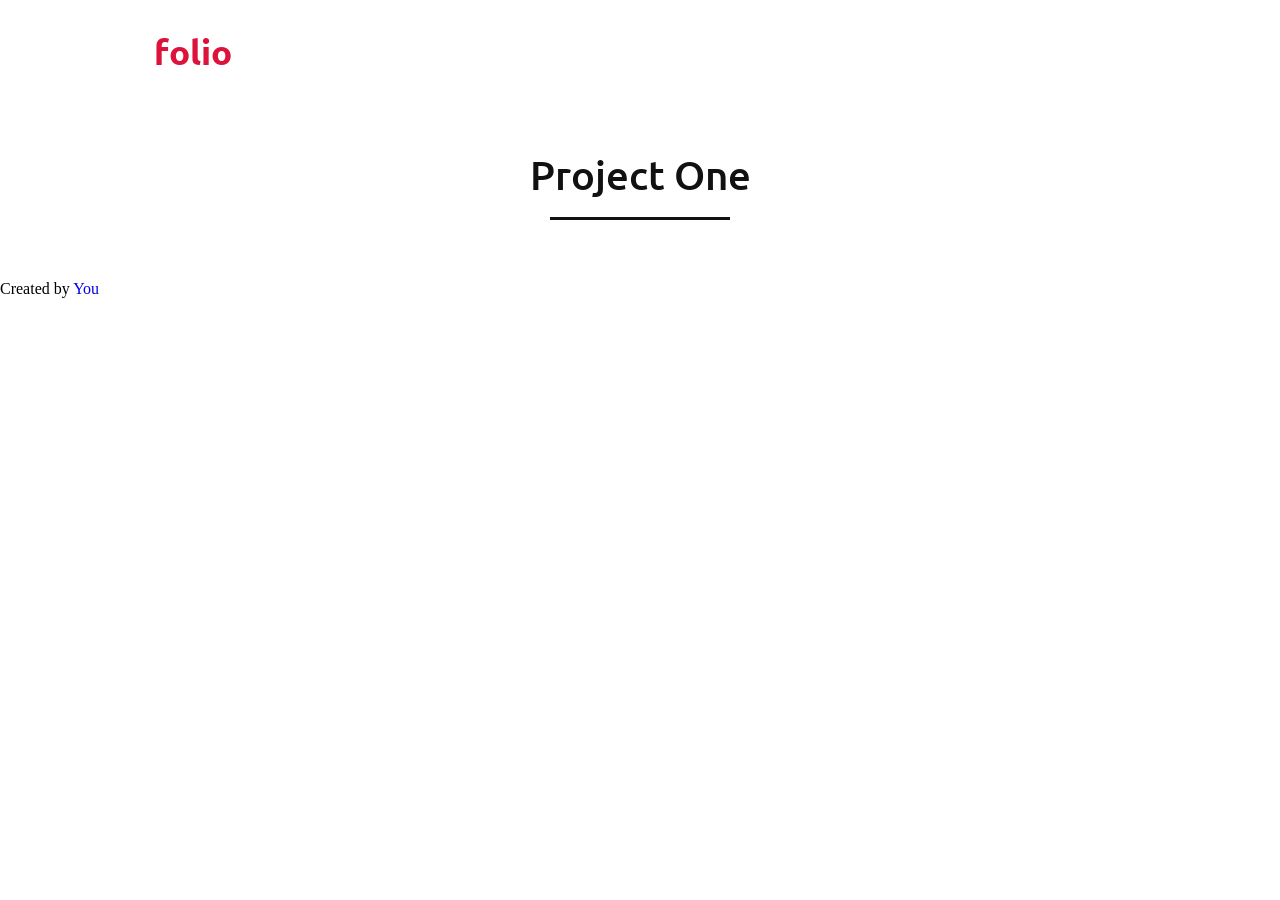
<file: 3dgame.html>
<!DOCTYPE html>
<html lang="en">
<head>
  <meta charset="UTF-8">
  <meta name="viewport" content="width=device-width, initial-scale=1.0">
  <title>Project One</title>
  <link rel="stylesheet" href="style.css">
  <link rel="stylesheet" href="https://cdnjs.cloudflare.com/ajax/libs/font-awesome/5.15.4/css/all.min.css">
</head>
<body>

  <!-- navbar with home only -->
  <nav class="navbar">
    <div class="max-width">
      <div class="logo">
        <a href="index.html">Port<span>folio</span></a>
      </div>
      <ul class="menu">
        <li><a href="index.html">Home</a></li>
      </ul>
    </div>
  </nav>

  <!-- project detail section -->
  <section class="project-detail">
    <div class="max-width">
      <h2 class="title">Project One</h2>
      <!-- add your project content here -->
    </div>
  </section>

  <footer>
    <span>Created by <a href="#">You</a></span>
  </footer>

</body>
</html>
</file>
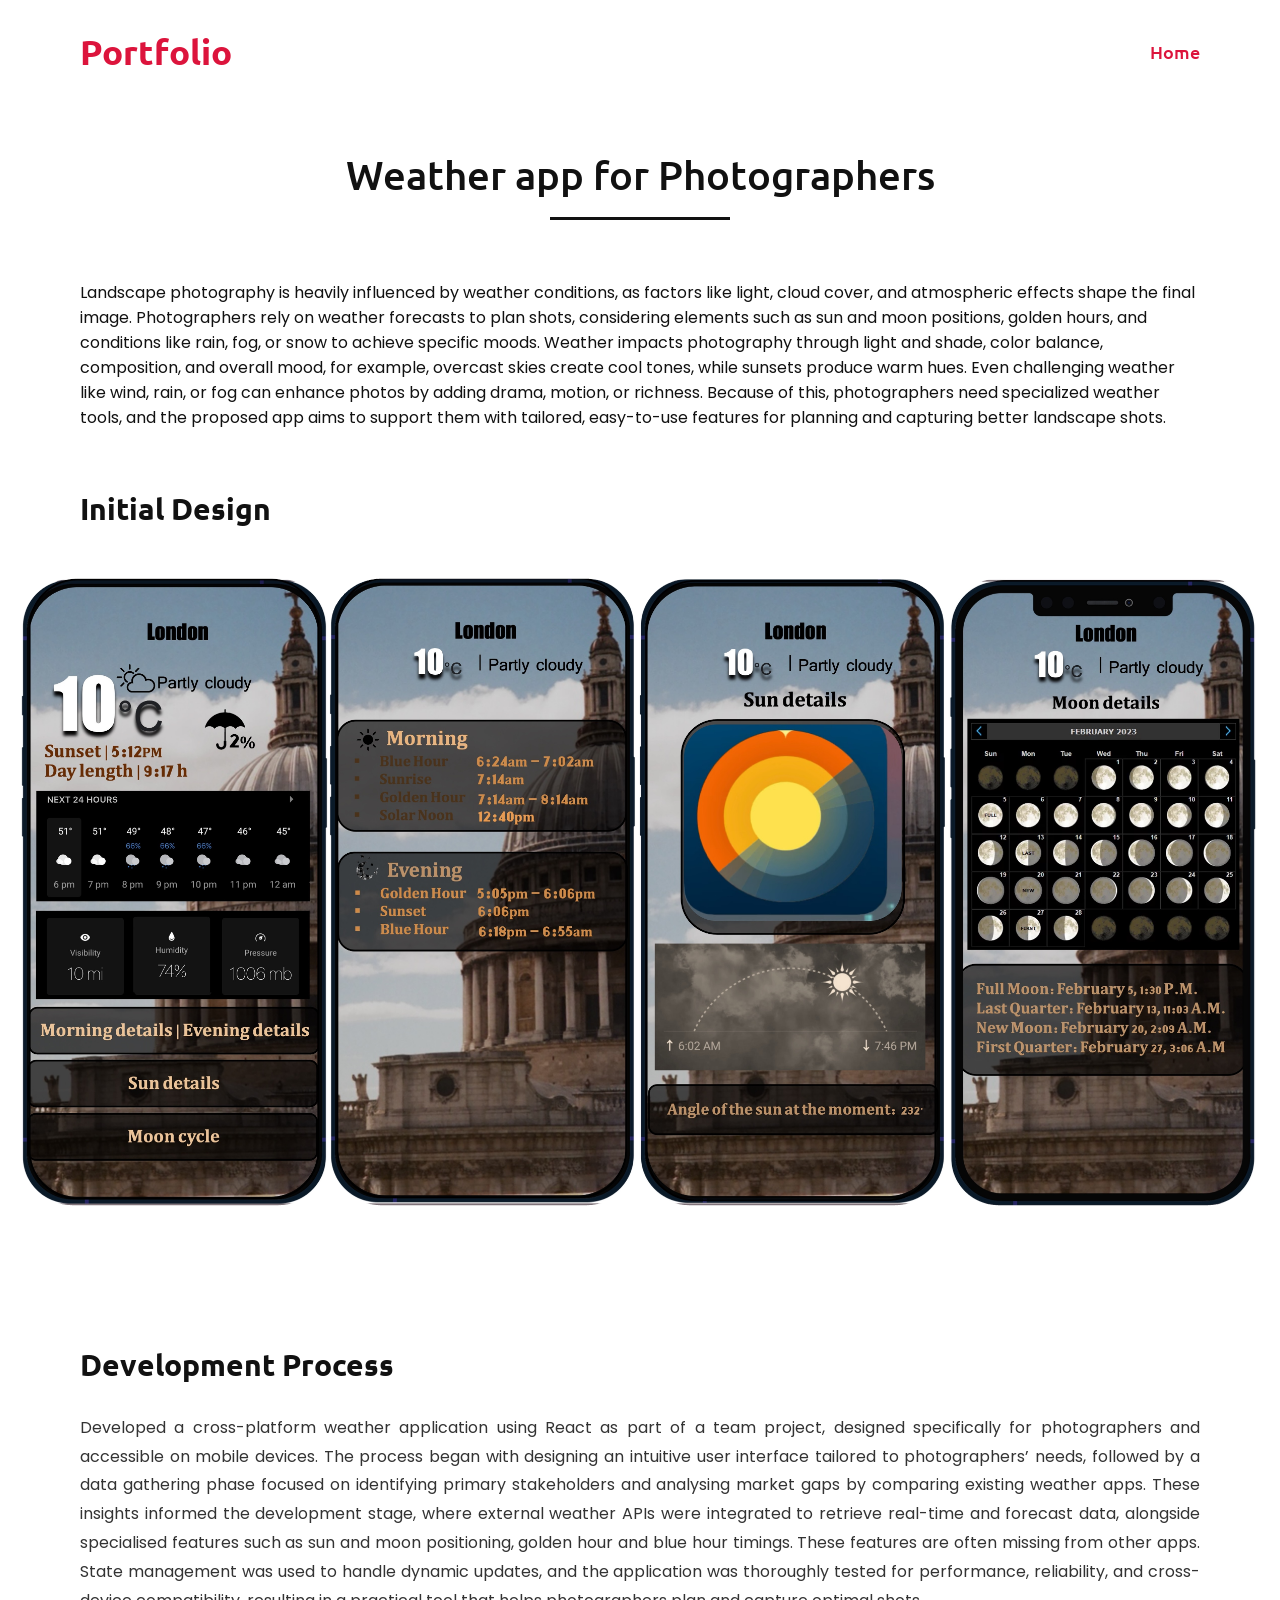
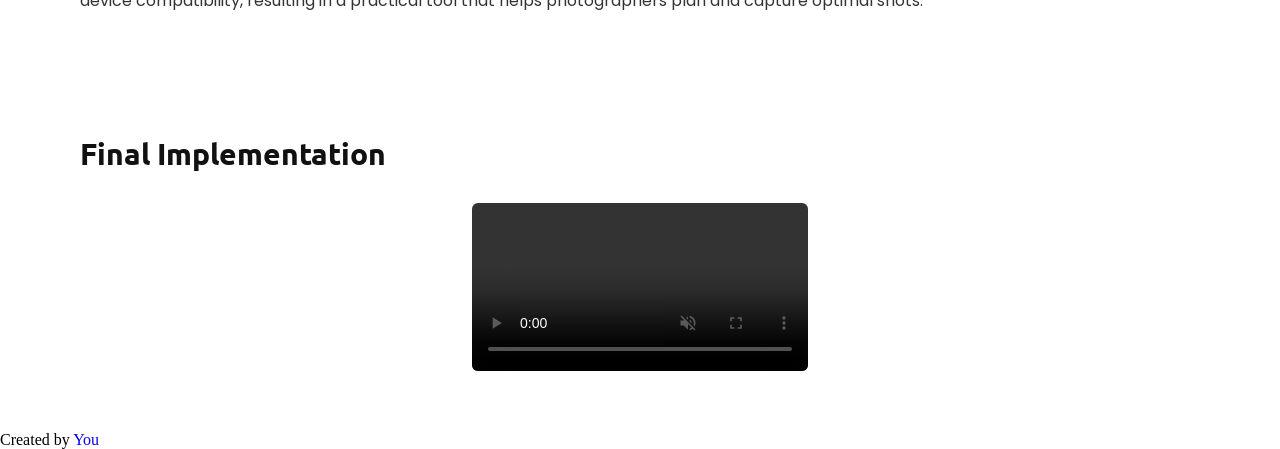
<file: weatherapp.html>
<!DOCTYPE html>
<html lang="en">
<head>
  <meta charset="UTF-8">
  <meta name="viewport" content="width=device-width, initial-scale=1.0">
  <title>Weather App</title>
  <link rel="stylesheet" href="style.css">
  <link rel="stylesheet" href="https://cdnjs.cloudflare.com/ajax/libs/font-awesome/5.15.4/css/all.min.css">
</head>
<body class="weather-app">

  <!-- navbar -->
  <nav class="navbar">
    <div class="max-width">
      <div class="logo">
        <a href="index.html">Portfolio</a>
      </div>
      <ul class="menu">
        <li><a href="index.html">Home</a></li>
      </ul>
    </div>
  </nav>

  <!-- page title -->
  <section class="project-detail">
    <div class="max-width">
      <h2 class="title">Weather app for Photographers</h2>
      <p> Landscape photography is heavily influenced by weather conditions, as factors like light, cloud cover, and atmospheric effects shape the final image. Photographers rely on weather forecasts to plan shots, considering elements such as sun and moon positions, golden hours, and conditions like rain, fog, or snow to achieve specific moods. Weather impacts photography through light and shade, color balance, composition, and overall mood, for example, overcast skies create cool tones, while sunsets produce warm hues. Even challenging weather like wind, rain, or fog can enhance photos by adding drama, motion, or richness. Because of this, photographers need specialized weather tools, and the proposed app aims to support them with tailored, easy-to-use features for planning and capturing better landscape shots.</p>
    </div>
  </section>

  <!-- initial design -->
  <section class="proj-section">
    <div class="max-width">
      <h3 class="proj-subtitle">Initial Design</h3>
    </div>
    <div class="proj-fullwidth-img">
      <img src="images/weatherapp.png" alt="Initial Design">
    </div>
  </section>

  <!-- development process -->
  <section class="proj-section">
    <div class="max-width">
      <h3 class="proj-subtitle">Development Process</h3>
      <div class="proj-process">
        <p>Developed a cross-platform weather application using React as part of a team project, designed specifically for photographers and accessible on mobile devices. The process began with designing an intuitive user interface tailored to photographers’ needs, followed by a data gathering phase focused on identifying primary stakeholders and analysing market gaps by comparing existing weather apps. These insights informed the development stage, where external weather APIs were integrated to retrieve real-time and forecast data, alongside specialised features such as sun and moon positioning, golden hour and blue hour timings. These features are often missing from other apps. State management was used to handle dynamic updates, and the application was thoroughly tested for performance, reliability, and cross-device compatibility, resulting in a practical tool that helps photographers plan and capture optimal shots.</p>
        <!-- <img src="images/project3-process.jpg" alt="Development Process"> -->
      </div>
    </div>
  </section>

  <!-- final implementation -->
  <section class="proj-section">
    <div class="max-width">
      <h3 class="proj-subtitle">Final Implementation</h3>
      <div class="proj-final">
        <video src="videos/weatherapp video.MP4" controls playsinline muted></video>
      </div>
    </div>
  </section>

  <footer>
    <span>Created by <a href="#">You</a></span>
  </footer>

  <script src="https://code.jquery.com/jquery-3.6.0.min.js"></script>
  <script src="script.js"></script>

</body>
</html>
</file>
<file: style.css>
/*  import google fonts */
@import url('https://fonts.googleapis.com/css2?family=Poppins:wght@400;500;600;700&family=Ubuntu:wght@400;500;700&display=swap');

*{
    margin: 0;
    padding: 0;
    box-sizing: border-box;
    text-decoration: none;
}
html{
    scroll-behavior: smooth;
}

/* custom scroll bar */
::-webkit-scrollbar {
    width: 10px;
}
::-webkit-scrollbar-track {
    background: #f1f1f1;
}
::-webkit-scrollbar-thumb {
    background: #888;
}

::-webkit-scrollbar-thumb:hover {
    background: #555;
}

/* all similar content styling codes */
section{
    padding: 100px 0;
}
.max-width{
    max-width: 1300px;
    padding: 0 80px;
    margin: auto;
}
.about, .cgi, .services, .skills, .teams, .contact, .hobbies, .project-detail{
    font-family: 'Poppins', sans-serif;
}
.about .about-content,
.cgi .cgi-content,
.services .serv-content,
.skills .skills-content,
.contact .contact-content{
    display: flex;
    flex-wrap: wrap;
    align-items: center;
    justify-content: space-between;
}
section .title{
    position: relative;
    text-align: center;
    font-size: 40px;
    font-weight: 500;
    margin-bottom: 60px;
    padding-bottom: 20px;
    font-family: 'Ubuntu', sans-serif;
}
section .title::before{
    content: "";
    position: absolute;
    bottom: 0px;
    left: 50%;
    width: 180px;
    height: 3px;
    background: #111;
    transform: translateX(-50%);
}
section .title::after{
    position: absolute;
    bottom: -8px;
    left: 50%;
    font-size: 20px;
    color: crimson;
    padding: 0 5px;
    background: #fff;
    transform: translateX(-50%);
}

/* navbar styling */
.navbar{
    position: fixed;
    width: 100%;
    z-index: 999;
    padding: 30px 0;
    font-family: 'Ubuntu', sans-serif;
    transition: all 0.3s ease;
}
.navbar.sticky{
    padding: 15px 0;
    background: crimson;
}
.navbar .max-width{
    display: flex;
    align-items: center;
    justify-content: space-between;
}
.navbar .logo a{
    color: #fff;
    font-size: 35px;
    font-weight: 600;
}
.navbar .logo a span{
    color: crimson;
    transition: all 0.3s ease;
}
.navbar.sticky .logo a span{
    color: #fff;
}
.navbar .menu li{
    list-style: none;
    display: inline-block;
}
.navbar .menu li a{
    display: block;
    color: #fff;
    font-size: 18px;
    font-weight: 500;
    margin-left: 25px;
    transition: color 0.3s ease;
}
.navbar .menu li a:hover{
    color: crimson;
}
.navbar.sticky .menu li a:hover{
    color: #fff;
}

/* menu btn styling */
.menu-btn{
    color: #fff;
    font-size: 23px;
    cursor: pointer;
    display: none;
}
.scroll-up-btn{
    position: fixed;
    height: 45px;
    width: 42px;
    background: crimson;
    right: 30px;
    bottom: 10px;
    text-align: center;
    line-height: 45px;
    color: #fff;
    z-index: 9999;
    font-size: 30px;
    border-radius: 6px;
    border-bottom-width: 2px;
    cursor: pointer;
    opacity: 0;
    pointer-events: none;
    transition: all 0.3s ease;
}
.scroll-up-btn.show{
    bottom: 30px;
    opacity: 1;
    pointer-events: auto;
}
.scroll-up-btn:hover{
    filter: brightness(90%);
}


/* home section styling */
.home{
    display: flex;
    background: url("images/banner.jpg") no-repeat center;
    height: 100vh;
    color: #fff;
    min-height: 500px;
    background-size: cover;
    background-attachment: fixed;
    font-family: 'Ubuntu', sans-serif;
}
.home .max-width{
  width: 100%;
  display: flex;
}
.home .max-width .row{
  margin-right: 0;
}
.home .home-content .text-1{
    font-size: 27px;
}
.home .home-content .text-2{
    font-size: 75px;
    font-weight: 600;
    margin-left: -3px;
}
.home .home-content .text-3{
    font-size: 40px;
    margin: 5px 0;
}
.home .home-content .text-3 span{
    color: crimson;
    font-weight: 500;
}
.home .home-content a{
    display: inline-block;
    background: crimson;
    color: #fff;
    font-size: 25px;
    padding: 12px 36px;
    margin-top: 20px;
    font-weight: 400;
    border-radius: 6px;
    border: 2px solid crimson;
    transition: all 0.3s ease;
}
.home .home-content a:hover{
    color: crimson;
    background: none;
}

/* about section styling */
.about .title::after{
    content: "who i am";
}
.about .about-content .left{
    width: 45%;
}
.about .about-content .left img{
    height: 400px;
    width: 400px;
    object-fit: cover;
    border-radius: 6px;
}
.about .about-content .right{
    width: 55%;
}
.about .about-content .right .text{
    font-size: 25px;
    font-weight: 600;
    margin-bottom: 10px;
}
.about .about-content .right .text span{
    color: crimson;
}
.about .about-content .right p{
    text-align: justify;
}
.about .about-content .right a{
    display: inline-block;
    background: crimson;
    color: #fff;
    font-size: 20px;
    font-weight: 500;
    padding: 10px 30px;
    margin-top: 20px;
    border-radius: 6px;
    border: 2px solid crimson;
    transition: all 0.3s ease;
}
.about .about-content .right a:hover{
    color: crimson;
    background: none;
}

/* CGI section styling */
.cgi {
  color: #fff;
  background: #111;
}

.cgi .title::before {
  background: #fff;
}

.cgi .title::after {
  background: #111;
  content: "what i created";
}

.cgi .cgi-content .video-grid {
  display: grid;
  grid-template-columns: repeat(3, 1fr);
  gap: 20px;
  padding: 20px;
}

.cgi .cgi-content .card {
  width: 100%;
  background: #222;
  border-radius: 6px;
  overflow: hidden;
  cursor: pointer;
  transition: all 0.3s ease;
}

/* .cgi .cgi-content .card:hover {
  background: crimson;
  transform: scale(1.03);
} */

.cgi .cgi-content .card video {
  width: 100%;
  aspect-ratio: 4 / 3;
  object-fit: cover;
  display: block;
  transition: all 0.3s ease;
}

/* .cgi .cgi-content .card:hover video {
  opacity: 0.85;
} */

/* projects section styling */
.services, .teams{
    color: #111;
    background: #fff;
}
.services .title::before{
    background: #111;
}
.services .title::after{
    background: #fff;
    content: "what i created";
}
.services .serv-content .card{
    width: calc(33% - 20px);
    background: #f0f0f0;
    text-align: center;
    border-radius: 6px;
    padding: 50px 25px;
    cursor: pointer;
    transition: all 0.3s ease;
    height: 300px;
    display: flex;
    flex-direction: column;
    justify-content: center;
    align-items: center;
}
.services .serv-content a.card {
  text-decoration: none;
  color: #111;
  display: flex;
  flex-direction: column;
  justify-content: center;
  align-items: center;
}

.services .serv-content a.card:hover {
  color: #fff;
}
.services .serv-content .card:hover{
    background: crimson;
}
.services .serv-content .card .box{
    transition: all 0.3s ease;
}
.services .serv-content .card:hover .box{
    transform: scale(1.05);
}
.services .serv-content .card i{
    font-size: 50px;
    color: crimson;
    transition: color 0.3s ease;
}
.services .serv-content .card:hover i{
    color: #fff;
}
.services .serv-content .card .text{
    font-size: 25px;
    font-weight: 500;
    margin: 10px 0 7px 0;
}

/* skills section styling */
.skills {
  color: #fff;
  background: #111;
}
.skills .title::before {
  background: #fff;
}

.skills .title::after{
    background: #111;
    content: "what i know";
}
.skills .skills-content .column{
    width: calc(50% - 30px);
}
.skills .skills-content .left .text{
    font-size: 20px;
    font-weight: 600;
    margin-bottom: 10px;
}
.skills .skills-content .left p{
    text-align: justify;
}
.skills .skills-content .left a{
    display: inline-block;
    background: crimson;
    color: #fff;
    font-size: 18px;
    font-weight: 500;
    padding: 8px 16px;
    margin-top: 20px;
    border-radius: 6px;
    border: 2px solid crimson;
    transition: all 0.3s ease;
}
.skills .skills-content .left a:hover{
    color: crimson;
    background: none;
}
.skills .skills-content .right .bars{
    margin-bottom: 15px;
}
.skills .skills-content .right .info{
    display: flex;
    margin-bottom: 5px;
    align-items: center;
    justify-content: space-between;
}
.skills .skills-content .right span{
    font-weight: 500;
    font-size: 18px;
}
.skills .skills-content .right .line{
    height: 5px;
    width: 100%;
    background: #444;
    position: relative;
}
.skills .skills-content .right .line::before{
    content: "";
    position: absolute;
    height: 100%;
    left: 0;
    top: 0;
    background: crimson;
}
.skills-content .right .html::before{
    width: 90%;
}
.skills-content .right .css::before{
    width: 90%;
}
.skills-content .right .js::before{
    width: 80%;
}
.skills-content .right .php::before{
    width: 70%;
}
.skills-content .right .mysql::before{
    width: 70%;
}

/* hobbies section styling */
.hobbies {
  color: #111;
  background: #fff;
}

.hobbies .max-width {
  padding: 0 1px;
}

.hobbies .title::before {
  background: #111;
}

.hobbies .title::after {
  background: #fff;
  content: "what i do for fun";
}

.hobbies .hobbies-content {
  display: flex;
  gap: 16px;
  align-items: flex-start;
  overflow: hidden;
  width: 100%;
  justify-content: center;
}

.hobbies .hobby-column {
  width: calc(50% - 20px);
}

.hobbies .hobby-title {
  font-size: 22px;
  font-weight: 600;
  margin-bottom: 16px;
  color: #111;
  text-align: center;
}

.hobbies .hobby-title i {
  color: crimson;
  margin-right: 8px;
}

/* collage grid */
/* photos */
.hobbies .photo-collage .collage-grid {
  display: grid;
  grid-template-columns: repeat(4, 1fr);
  grid-template-rows: 185px 216px 185px;
  gap: 5px;
}

.hobbies .photo-collage .collage-grid img {
  width: 100%;
  height: 100%;
  object-fit: cover;
  border-radius: 6px;
  display: block;
  transition: transform 0.3s ease, opacity 0.3s ease;
}

/* row 1 */
.hobbies .photo-collage .collage-grid .photo-item:nth-child(1) {
  grid-column: 1 / 3;
  grid-row: 1;
}
.hobbies .photo-collage .collage-grid .photo-item:nth-child(2) {
  grid-column: 3;
  grid-row: 1;
}
.hobbies .photo-collage .collage-grid .photo-item:nth-child(3) {
  grid-column: 4;
  grid-row: 1;
}

/* row 2 */
.hobbies .photo-collage .collage-grid .photo-item:nth-child(4) {
  grid-column: 1;
  grid-row: 2;
}
.hobbies .photo-collage .collage-grid .photo-item:nth-child(5) {
  grid-column: 2;
  grid-row: 2 / 4;
}
.hobbies .photo-collage .collage-grid .photo-item:nth-child(6) {
  grid-column: 3 / 5;
  grid-row: 2;
}

/* row 3 */
.hobbies .photo-collage .collage-grid .photo-item:nth-child(7) {
  grid-column: 1;
  grid-row: 3;
}
.hobbies .photo-collage .collage-grid .photo-item:nth-child(8) {
  grid-column: 3;
  grid-row: 3;
}
.hobbies .photo-collage .collage-grid .photo-item:nth-child(9) {
  grid-column: 4;
  grid-row: 3;
}

.hobbies .photo-collage .collage-grid img {
  width: 100%;
  height: 100%;
  object-fit: cover;
  border-radius: 6px;
  display: block;
  transition: transform 0.3s ease, opacity 0.3s ease;
}

.hobbies .photo-collage .collage-grid img:hover {
  transform: scale(1.02);
  opacity: 0.9;
}

/* text on photos styling */
.hobbies .photo-collage .collage-grid .photo-item {
  position: relative;
  width: 100%;
  height: 100%;
  overflow: hidden;
  border-radius: 6px;
}

.hobbies .photo-collage .collage-grid .photo-item img {
  width: 100%;
  height: 100%;
  object-fit: cover;
  display: block;
  border-radius: 6px;
  transition: transform 0.3s ease, opacity 0.3s ease;
}

.hobbies .photo-collage .collage-grid .photo-item img:hover {
  transform: scale(1.02);
  opacity: 0.9;
}

.hobbies .photo-info {
  position: absolute;
  bottom: 8px;
  right: 8px;
  text-align: right;
  transition: opacity 0.3s ease;
}

.hobbies .photo-meta {
  display: block;
  font-size: 10px;
  color: #fff;
  font-weight: 500;
  text-shadow: 0 1px 3px rgba(0,0,0,0.8);
  letter-spacing: 0.04em;
}

.hobbies .photo-caption {
  display: block;
  font-size: 9px;
  color: #ddd;
  font-weight: 300;
  text-shadow: 0 1px 3px rgba(0,0,0,0.8);
  letter-spacing: 0.03em;
}

/* hide text on hover */
.hobbies .photo-item:hover .photo-info {
  opacity: 0;
}

/* video part */
.hobbies .video-wrap {
  position: relative;
  width: 100%;
  height: 100%;
  border-radius: 6px;
  overflow: hidden;
}

.hobbies .video-wrap video {
  width: 100%;
  height: 100%;
  object-fit: cover;
  display: block;
  border-radius: 6px;
  transition: opacity 0.3s ease;
}

.hobbies .play-overlay {
  position: absolute;
  inset: 0;
  display: flex;
  align-items: center;
  justify-content: center;
  background: rgba(0, 0, 0, 0.35);
  border-radius: 6px;
  transition: background 0.3s ease, opacity 0.3s ease;;
  cursor: pointer;
}

.hobbies .play-overlay:hover {
  background: rgba(0, 0, 0, 0.2);
}

.hobbies .play-btn {
  width: 50px;
  height: 50px;
  background: crimson;
  border-radius: 50%;
  display: flex;
  align-items: center;
  justify-content: center;
  transition: transform 0.3s ease;
}

/* hide overlay when video is playing */
.hobbies .play-overlay.playing {
  opacity: 0;
}

/* show overlay again on hover even when playing */
.hobbies .video-wrap:hover .play-overlay.playing {
  opacity: 1;
}

.hobbies .play-overlay:hover .play-btn {
  transform: scale(1.1);
}

.hobbies .play-btn i {
  color: #fff;
  font-size: 18px;
  margin-left: 3px;
}

/* video collage styling */
.hobbies .video-collage {
  width: 100%;
  overflow: hidden;
}

.hobbies .video-collage .collage-grid {
  display: grid;
  grid-template-columns: 1fr 1fr;
  grid-template-rows: 350px 245px;
  gap: 6px;
  width: 100%;
}

.hobbies .video-collage .collage-grid > .video-wrap:nth-child(1) {
  grid-column: 1;
  grid-row: 1;
}

.hobbies .video-collage .collage-grid > .video-wrap:nth-child(2) {
  grid-column: 2;
  grid-row: 1;
}

.hobbies .video-collage .collage-grid > .video-wrap:nth-child(3) {
  grid-column: 1 / 3;
  grid-row: 2;
}

.hobbies .video-collage .collage-grid > .video-wrap {
  position: relative;
  width: 100%;
  height: 100%;
  border-radius: 6px;
  overflow: hidden;
}

.hobbies .video-collage .collage-grid > .video-wrap video {
  width: 100%;
  height: 100%;
  object-fit: cover;
  display: block;
}

/* responsive */
@media (max-width: 900px) {
  .hobbies .hobbies-content {
    flex-direction: column;
  }
  .hobbies .hobby-column {
    width: 100%;
  }
}


/* contact section styling */
.contact{
    background: #111;
    color: lightgrey;
}
.contact .title::before {
  background: #fff;
}
.contact .title::after{
    content: "get in touch";
    background: #111;
}
.contact .contact-content .column{
    width: calc(50% - 30px);
}
.contact .contact-content .text{
    font-size: 20px;
    font-weight: 600;
    margin-bottom: 10px;
}
.contact .contact-content .left p{
    text-align: justify;
}
.contact .contact-content .left .icons{
    margin: 10px 0;
}
.contact .contact-content .row{
    display: flex;
    height: 65px;
    align-items: center;
}
.contact .contact-content .row .info{
    margin-left: 30px;
}
.contact .contact-content .row i{
    font-size: 25px;
    color: crimson;
}
.contact .contact-content .info .head{
    font-weight: 500;
}
.contact .contact-content .info .sub-title{
    color: #fff;
}
.contact .right form .fields{
    display: flex;
}
.contact .right form .field,
.contact .right form .fields .field{
    height: 45px;
    width: 100%;
    margin-bottom: 15px;
}
.contact .right form .textarea{
    height: 80px;
    width: 100%;
}
.contact .right form .name{
    margin-right: 10px;
}
.contact .right form .field input,
.contact .right form .textarea textarea{
    height: 100%;
    width: 100%;
    border: 1px solid lightgrey;
    border-radius: 6px;
    outline: none;
    padding: 0 15px;
    font-size: 17px;
    font-family: 'Poppins', sans-serif;
    transition: all 0.3s ease;
}
.contact .right form .field input:focus,
.contact .right form .textarea textarea:focus{
    border-color: #b3b3b3;
}
.contact .right form .textarea textarea{
  padding-top: 10px;
  resize: none;
}
/* project pages styling */
.project-detail {
  padding-top: 150px;
  padding-bottom: 0;
  background: #fff;
  color: #111;
}

.proj-section {
  padding: 60px 0;
  background: #fff;
  color: #111;
  font-family: 'Poppins', sans-serif;
}

.proj-subtitle {
  font-size: 30px;
  font-weight: 600;
  margin-bottom: 30px;
  color: #111;
  font-family: 'Ubuntu', sans-serif;
}

/* weather app styles */
.weather-app .navbar .logo a {
  color: crimson;
}

.weather-app .navbar .logo a span {
  color: crimson;
}

.weather-app .navbar .menu li a {
  color: crimson;
}

.weather-app .navbar.sticky .logo a,
.weather-app .navbar.sticky .logo a span,
.weather-app .navbar.sticky .menu li a {
  color: #fff;
}

.weather-app .proj-fullwidth-img {
  width: 100%;
  padding: 20px;
}

.weather-app .proj-fullwidth-img img {
  width: 100%;
  height: 100%;
  object-fit: cover;
  display: block;
}

.weather-app .proj-process {
  display: flex;
  gap: 40px;
  align-items: center;
}

.weather-app .proj-process p {
  flex: 1;
  font-size: 16px;
  line-height: 1.8;
  text-align: justify;
  color: #333;
}

.weather-app .proj-process img {
  width: 45%;
  height: 350px;
  object-fit: cover;
  border-radius: 6px;
}

.weather-app .proj-final {
  display: flex;
  justify-content: center;
}

.weather-app .proj-final video {
  width: 30%;
  height: 30%;
  object-fit: cover;
  border-radius: 6px;
}

/* responsive media query start */
@media (max-width: 1104px) {
    .about .about-content .left img{
        height: 350px;
        width: 350px;
    }
}

@media (max-width: 991px) {
    .max-width{
        padding: 0 50px;
    }
}
@media (max-width: 947px){
    .menu-btn{
        display: block;
        z-index: 999;
    }
    .menu-btn i.active:before{
        content: "\f00d";
    }
    .navbar .menu{
        position: fixed;
        height: 100vh;
        width: 100%;
        left: -100%;
        top: 0;
        background: #111;
        text-align: center;
        padding-top: 80px;
        transition: all 0.3s ease;
    }
    .navbar .menu.active{
        left: 0;
    }
    .navbar .menu li{
        display: block;
    }
    .navbar .menu li a{
        display: inline-block;
        margin: 20px 0;
        font-size: 25px;
    }
    .home .home-content .text-2{
        font-size: 70px;
    }
    .home .home-content .text-3{
        font-size: 35px;
    }
    .home .home-content a{
        font-size: 23px;
        padding: 10px 30px;
    }
    .max-width{
        max-width: 930px;
    }
    .about .about-content .column{
        width: 100%;
    }
    .about .about-content .left{
        display: flex;
        justify-content: center;
        margin: 0 auto 60px;
    }
    .about .about-content .right{
        flex: 100%;
    }
    .services .serv-content .card{
        width: calc(50% - 10px);
        margin-bottom: 20px;
    }
    .skills .skills-content .column,
    .contact .contact-content .column{
        width: 100%;
        margin-bottom: 35px;
    }
}

@media (max-width: 690px) {
    .max-width{
        padding: 0 23px;
    }
    .home .home-content .text-2{
        font-size: 60px;
    }
    .home .home-content .text-3{
        font-size: 32px;
    }
    .home .home-content a{
        font-size: 20px;
    }
    .services .serv-content .card{
        width: 100%;
    }
}

@media (max-width: 500px) {
    .home .home-content .text-2{
        font-size: 50px;
    }
    .home .home-content .text-3{
        font-size: 27px;
    }
    .about .about-content .right .text,
    .skills .skills-content .left .text{
        font-size: 19px;
    }
    .contact .right form .fields{
        flex-direction: column;
    }
    .contact .right form .name,
    .contact .right form .email{
        margin: 0;
    }
    .right form .error-box{
       width: 150px;
    }
    .scroll-up-btn{
        right: 15px;
        bottom: 15px;
        height: 38px;
        width: 35px;
        font-size: 23px;
        line-height: 38px;
    }
}
</file>
